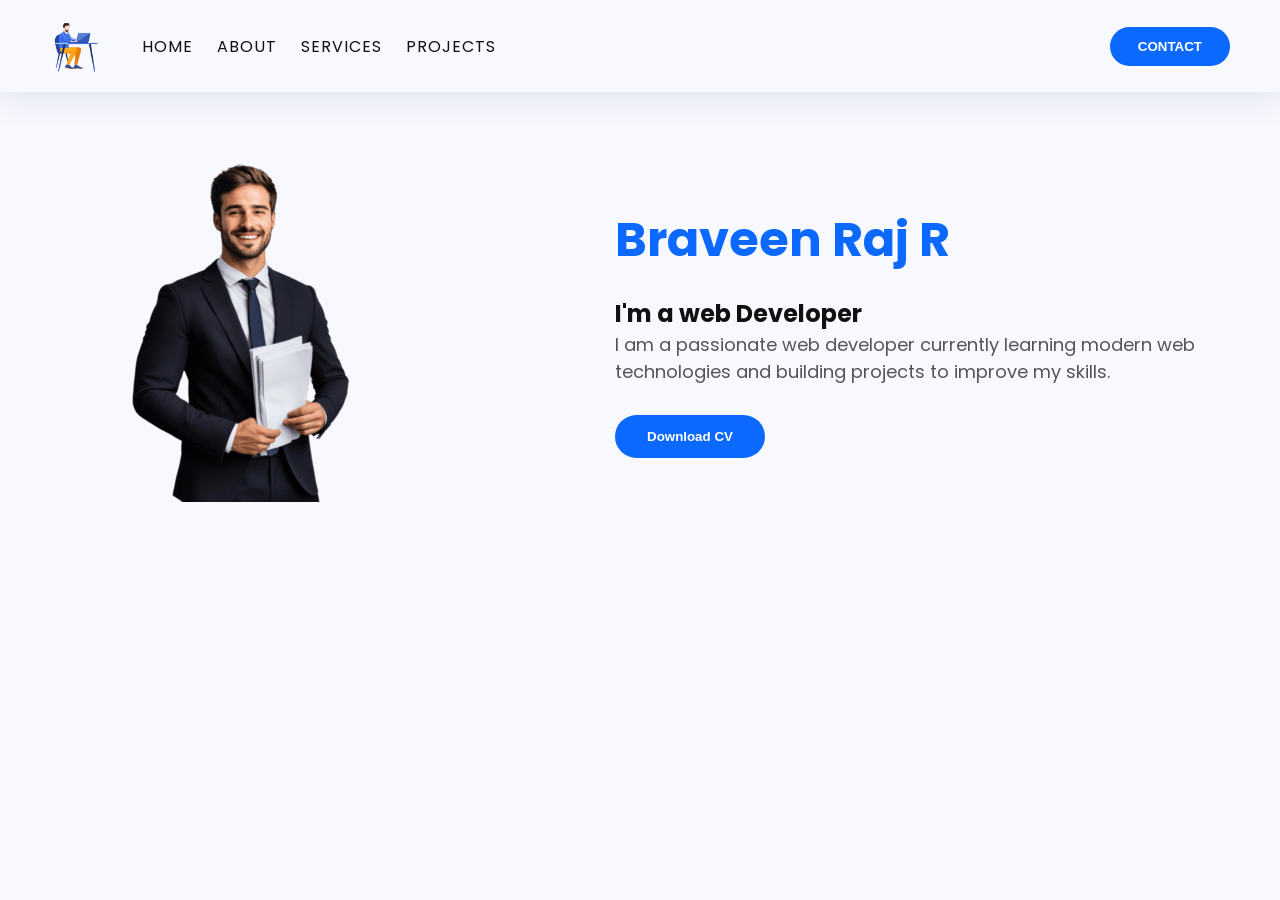
<file: index.html>
<!doctype html>
<html lang="en">
  <head>
    <meta charset="UTF-8" />
    <meta name="viewport" content="width=device-width, initial-scale=1.0" />
    <title>Portfolio</title>

    <!-- connecting css file  -->
    <link rel="stylesheet" href="styles.css" />
  </head>
  <body>
    <header>
      <nav class="nav-container">
        <div class="left-nav">
          <img src="./images/logo.png" alt="" />
          <ul>
            <li><a href="./index.html">HOME</a></li>
            <li><a href="./pages/About.html">ABOUT</a></li>
            <li><a href="./pages/Services.html">SERVICES</a></li>
            <li><a href="./pages/Projects.html">PROJECTS</a></li>
          </ul>
        </div>
        <div class="right-nav"><button>CONTACT</button></div>
      </nav>
    </header>

    <main>
        <div class="main-img">
            <img src="./images/person1.png" alt="">
        </div>
        <div class="main-content">
            <h1>Braveen Raj R</h1>
            <h2>I'm a web Developer</h2>
            <p>I am a passionate web developer currently learning modern web technologies and building projects to improve my skills.</p>
            <button>Download CV</button>
        </div>
    </main>

  </body>
</html>
</file>
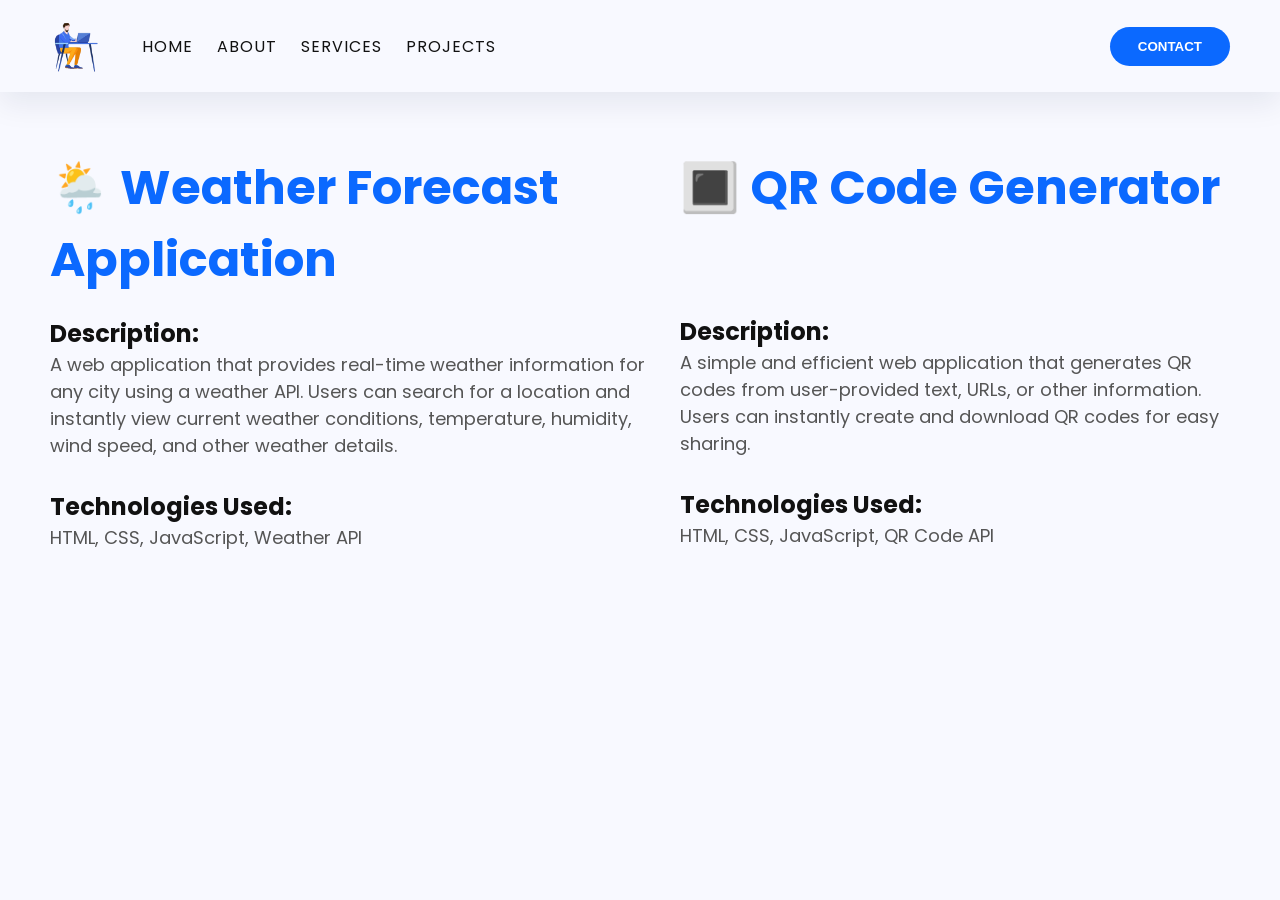
<file: pages/Projects.html>
<!doctype html>
<html lang="en">
  <head>
    <meta charset="UTF-8" />
    <meta name="viewport" content="width=device-width, initial-scale=1.0" />
    <title>Document</title>
    <link rel="stylesheet" href="../styles.css" />
  </head>
  <body>
    <header>
      <nav class="nav-container">
        <div class="left-nav">
          <img src="../images/logo.png" alt="" />
          <ul>
            <li><a href="../index.html">HOME</a></li>
            <li><a href="../pages/About.html">ABOUT</a></li>
            <li><a href="../pages/Services.html">SERVICES</a></li>
            <li><a href="../pages/Projects.html">PROJECTS</a></li>
          </ul>
        </div>
        <div class="right-nav"><button>CONTACT</button></div>
      </nav>
    </header>

    <div class="projects-container">
        <div class="project">
            <h1>🌦️ Weather Forecast Application</h1>
            <h2>Description:</h2>
            <p>A web application that provides real-time weather information for any city using a weather API. Users can search for a location and instantly view current weather conditions, temperature, humidity, wind speed, and other weather details.</p>
            <h2>Technologies Used:</h2>
            <p>HTML, CSS, JavaScript, Weather API</p>
        </div>
        <div class="project">
            <h1>🔳 QR Code Generator</h1>
            <h2>Description:</h2>
            <p>A simple and efficient web application that generates QR codes from user-provided text, URLs, or other information. Users can instantly create and download QR codes for easy sharing.</p>
            <h2>Technologies Used:</h2>
            <p>HTML, CSS, JavaScript, QR Code API</p>
        </div>
    </div>

  </body>
</html>
</file>
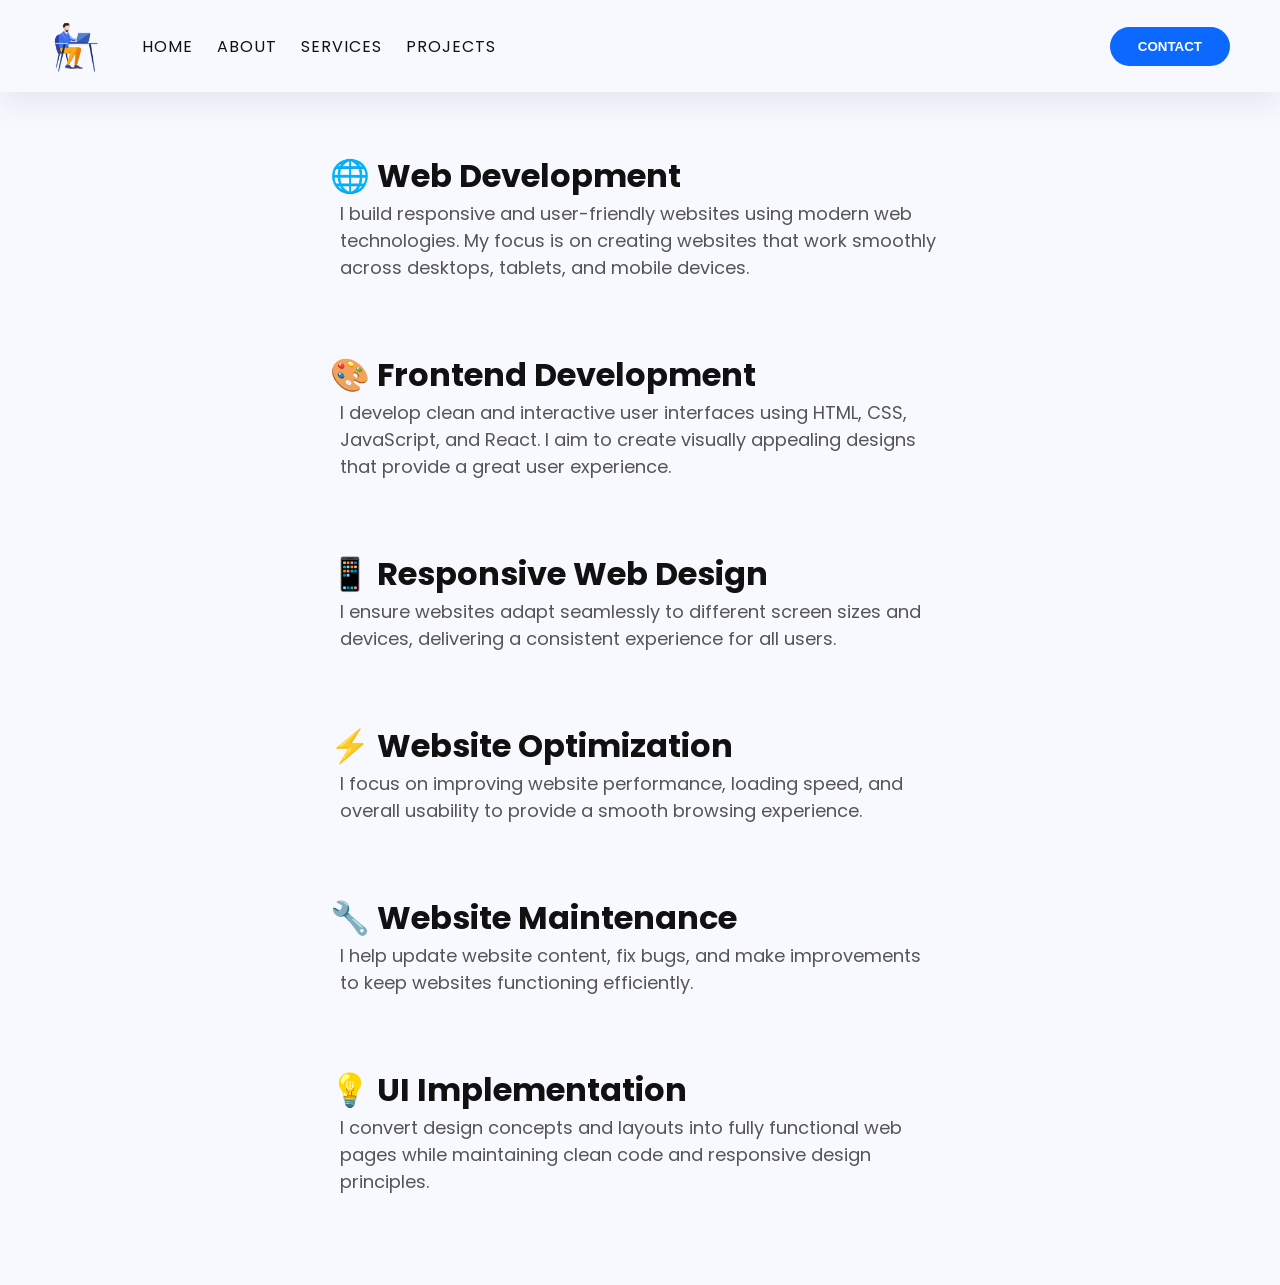
<file: pages/Services.html>
<!doctype html>
<html lang="en">
  <head>
    <meta charset="UTF-8" />
    <meta name="viewport" content="width=device-width, initial-scale=1.0" />
    <title>Document</title>
    <link rel="stylesheet" href="../styles.css" />
  </head>
  <body>
    <header>
      <nav class="nav-container">
        <div class="left-nav">
          <img src="../images/logo.png" alt="" />
          <ul>
            <li><a href="../index.html">HOME</a></li>
            <li><a href="../pages/About.html">ABOUT</a></li>
            <li><a href="../pages/Services.html">SERVICES</a></li>
            <li><a href="../pages/Projects.html">PROJECTS</a></li>
          </ul>
        </div>
        <div class="right-nav"><button>CONTACT</button></div>
      </nav>
    </header>

    <div class="flex-container">
      <div class="section">
        <h1>🌐 Web Development</h1>
        <p>
          I build responsive and user-friendly websites using modern web
          technologies. My focus is on creating websites that work smoothly
          across desktops, tablets, and mobile devices.
        </p>
      </div>
      <div class="section">
        <h1>🎨 Frontend Development</h1>
        <p>
          I develop clean and interactive user interfaces using HTML, CSS,
          JavaScript, and React. I aim to create visually appealing designs that
          provide a great user experience.
        </p>
      </div>
      <div class="section">
        <h1>📱 Responsive Web Design</h1>
        <p>
          I ensure websites adapt seamlessly to different screen sizes and
          devices, delivering a consistent experience for all users.
        </p>
      </div>
      <div class="section">
        <h1>⚡ Website Optimization</h1>
        <p>
          I focus on improving website performance, loading speed, and overall
          usability to provide a smooth browsing experience.
        </p>
      </div>
      <div class="section">
        <h1>🔧 Website Maintenance</h1>
        <p>
          I help update website content, fix bugs, and make improvements to keep
          websites functioning efficiently.
        </p>
      </div>
      <div class="section">
        <h1>💡 UI Implementation</h1>
        <p>
          I convert design concepts and layouts into fully functional web pages
          while maintaining clean code and responsive design principles.
        </p>
      </div>
    </div>
  </body>
</html>
</file>
<file: styles.css>
@import url("https://fonts.googleapis.com/css2?family=Poppins:ital,wght@0,100;0,200;0,300;0,400;0,500;0,600;0,700;0,800;0,900;1,100;1,200;1,300;1,400;1,500;1,600;1,700;1,800;1,900&display=swap");

* {
  padding: 0;
  margin: 0;
  box-sizing: border-box;
}

body {
  font-family: "Poppins", sans-serif;
  font-weight: 400;
  font-style: normal;
  background: #f8f9ff;
  color: #111;
}

.nav-container {
  display: flex;
  align-items: center;
  justify-content: space-between;
  padding: 20px 50px;
  box-shadow: 0 12px 30px rgba(15, 25, 60, 0.08);
  position: sticky;
  top: 0;
  z-index: 10;
}

.left-nav {
  display: flex;
  align-items: center;
  gap: 40px;
}

.left-nav img {
  max-height: 52px;
  
}

.left-nav ul {
  display: flex;
  gap: 24px;
  list-style: none;
  
}
li a {
  text-decoration: none;
  color: inherit;
}

.left-nav li {
  font-size: 16px;
  letter-spacing: 1px;
  cursor: pointer;
  transition: color 0.2s ease;
  text-decoration:none ;
}



.left-nav li:hover {
  color: #0b69ff;
}

.right-nav button {
  padding: 12px 28px;
  border: none;
  border-radius: 999px;
  background: #0b69ff;
  color: #fff;
  font-weight: 600;
  cursor: pointer;
  transition:
    transform 0.2s ease,
    background 0.2s ease;
}

.right-nav button:hover {
  background: #084fcc;
  transform: translateY(-1px);
}

main{
    display: flex;
    align-items: center;
    justify-content: center;
    gap: 200px;
    padding: 60px 50px;
}

main .main-content {
    max-width: 600px;
}

main .main-content h1 {
    font-size: 48px;
    margin-bottom: 20px;
    color: #0b69ff;
}

main .main-content p {
    font-size: 18px;
    color: #555;
    margin-bottom: 30px;
}

main .main-content button {
    padding: 14px 32px;
    border: none;
    border-radius: 999px;
    background: #0b69ff;
    color: #fff;
    font-weight: 600;
    cursor: pointer;
    transition:
      transform 0.2s ease,
      background 0.2s ease;
}

main .main-content button:hover {
    background: #084fcc;
    transform: translateY(-1px);
}


/* about us page style */
.About-section {
    display: flex;
    align-items: center;
    justify-content: center;
    gap: 10px;
    padding: 60px 50px;
}

.About-section .about-content {
    max-width: 600px;
}

.About-section .about-content h1 span{
    color: #0b69ff;
}
.About-section .about-content h1 {
    font-size: 48px;
    margin-bottom: 20px;
    
}
.About-section .about-content p {
    font-size: 18px;
    color: #555;
    
}

.about-content img{
    margin-top: 20px;
    height: 50px;
    margin-right: 20px;
}


/* Services page style */

.flex-container{
    display: flex;
    justify-content: center;
    gap: 40px;
    flex-wrap: wrap;
    padding: 60px 50px;
    align-items: center;
}


.flex-container .section {
    max-width: 600px;
}

.flex-container div p {
    font-size: 18px;
    color: #555;
    margin-bottom: 30px;
}

.flex-container .section h1 {
    position: relative;
    right: 10px;
}

/* projects section page */

.projects-container {
    display: flex;
    align-items: center;
    justify-content: center;
    gap: 30px;
    padding: 60px 50px;
}

.projects-container .project {
    max-width: 600px;
}

.projects-container .project h1 {
    font-size: 48px;
    margin-bottom: 20px;
    color: #0b69ff;
    
    
}

.projects-container .project p {
    font-size: 18px;
    color: #555;
    margin-bottom: 30px;
}

.projects-container .project:last-child {
    align-self: start;

}

.projects-container .project:last-child h1 {
    margin-bottom:90px;
    
}
</file>
